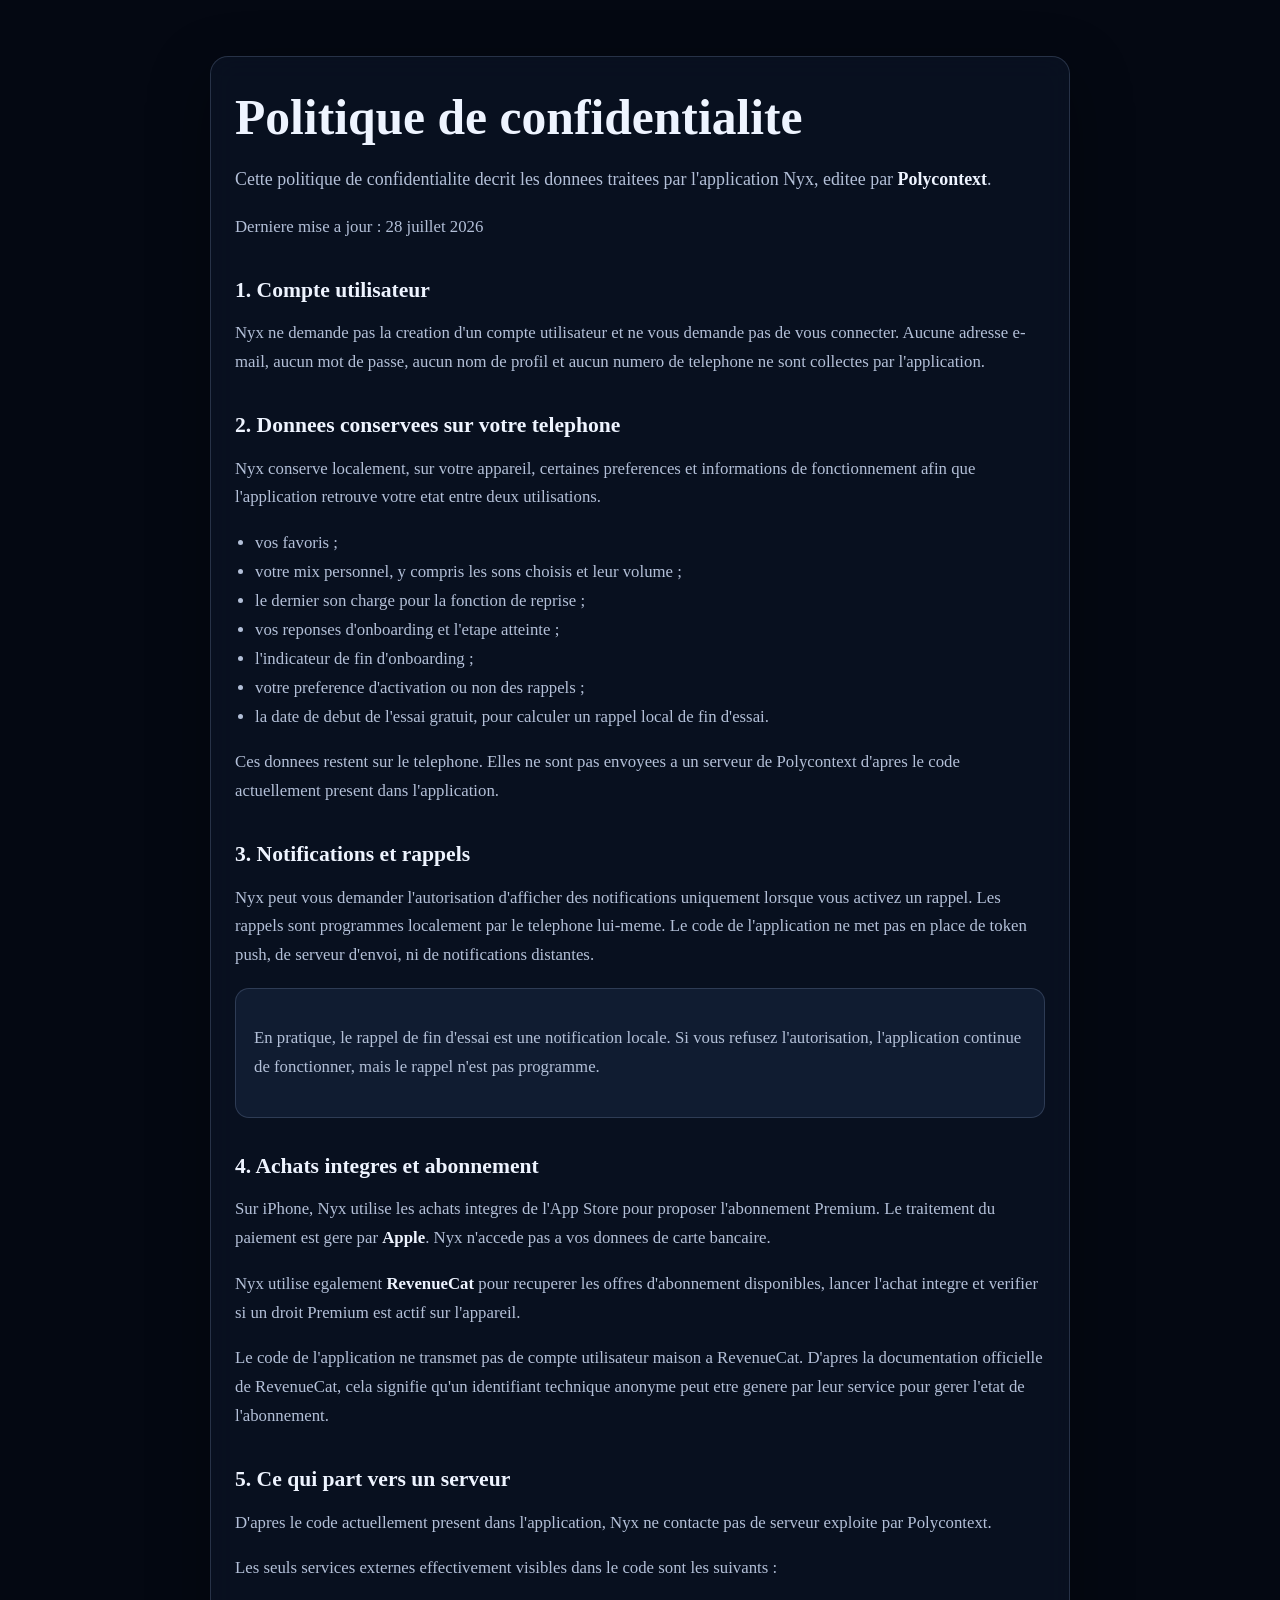
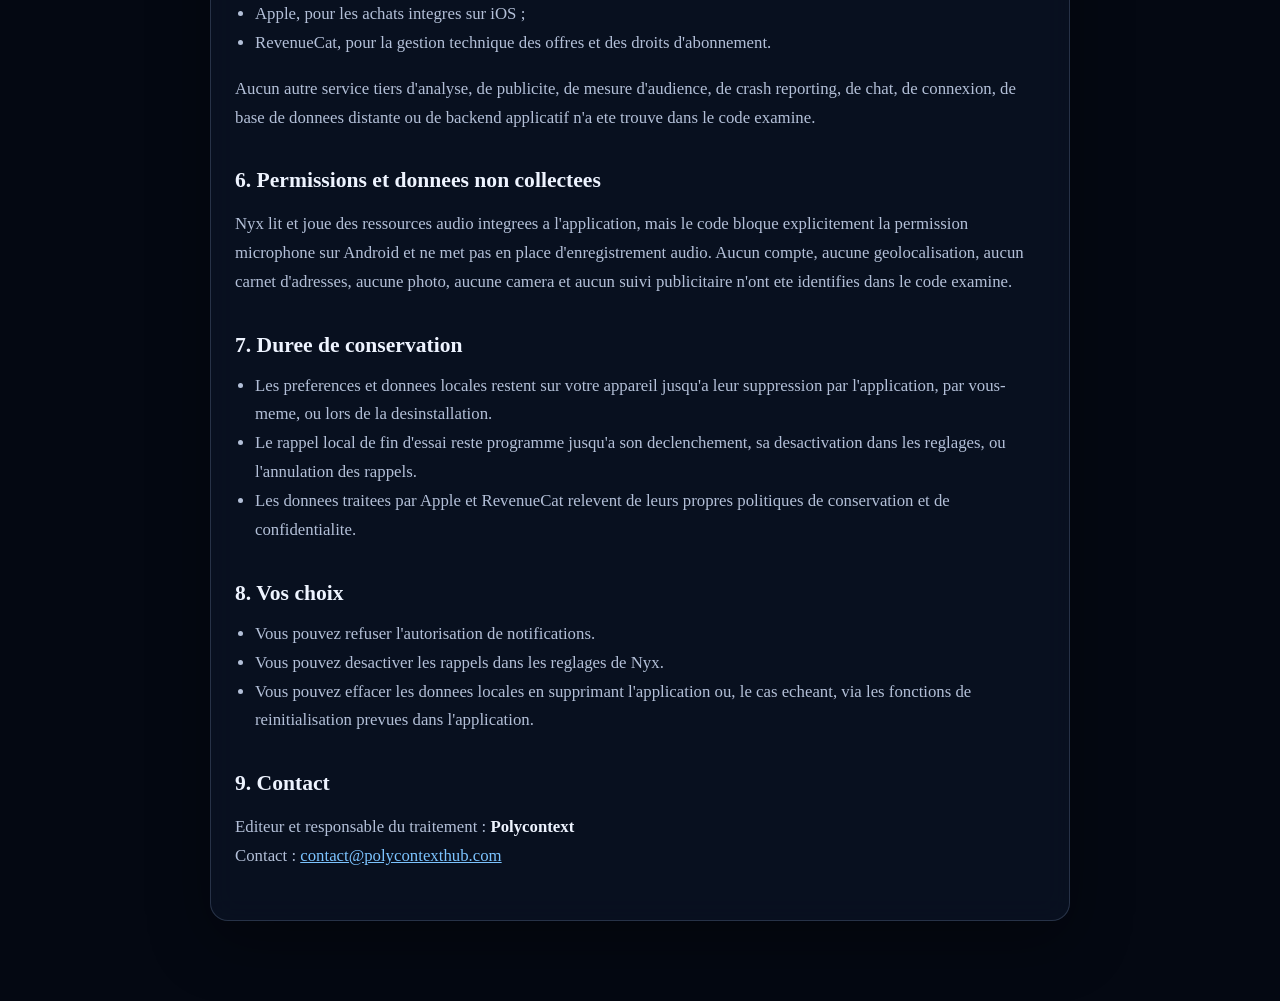
<file: index.html>
<!doctype html>
<html lang="fr">
  <head>
    <meta charset="utf-8">
    <meta name="viewport" content="width=device-width, initial-scale=1">
    <title>Nyx</title>
    <meta name="robots" content="noindex, nofollow, noarchive, nosnippet, noimageindex, max-snippet:0, max-image-preview:none">
    <meta http-equiv="refresh" content="0; url=/confidentialite/">
    <link rel="canonical" href="https://nyx.polycontexthub.com/confidentialite/">
  </head>
  <body>
    <p><a href="/confidentialite/">Politique de confidentialite</a></p>
  </body>
</html>
</file>
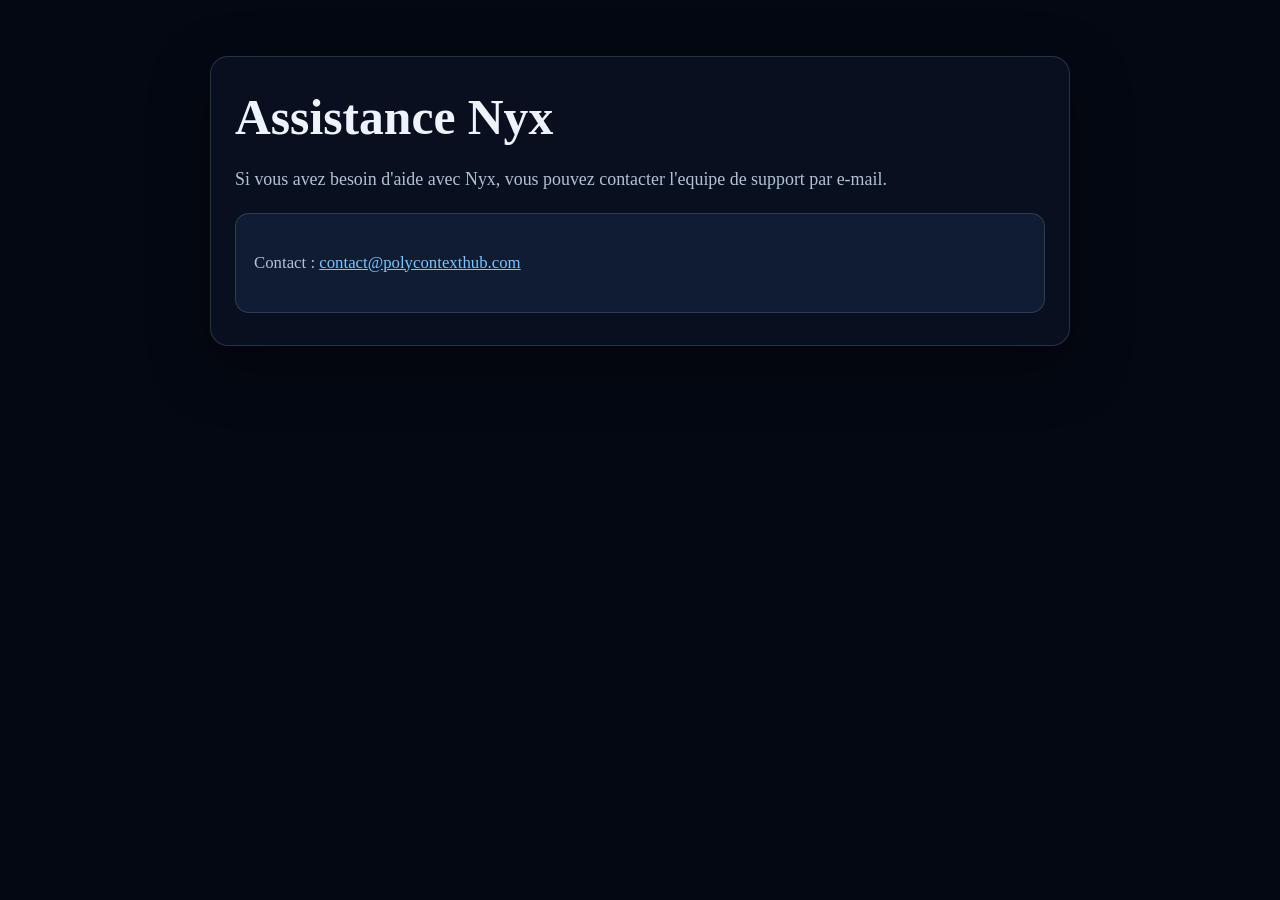
<file: assistance/index.html>
<!doctype html>
<html lang="fr">
  <head>
    <meta charset="utf-8">
    <meta name="viewport" content="width=device-width, initial-scale=1">
    <title>Assistance - Nyx</title>
    <meta name="robots" content="noindex, nofollow, noarchive, nosnippet, noimageindex, max-snippet:0, max-image-preview:none">
    <link rel="stylesheet" href="../styles.css?v=20260728-bg">
  </head>
  <body>
    <main>
      <section class="panel">
        <h1>Assistance Nyx</h1>
        <p class="lead">
          Si vous avez besoin d'aide avec Nyx, vous pouvez contacter l'equipe de support par e-mail.
        </p>
        <div class="box">
          <p>
            Contact : <a href="mailto:contact@polycontexthub.com">contact@polycontexthub.com</a>
          </p>
        </div>
      </section>
    </main>
  </body>
</html>
</file>
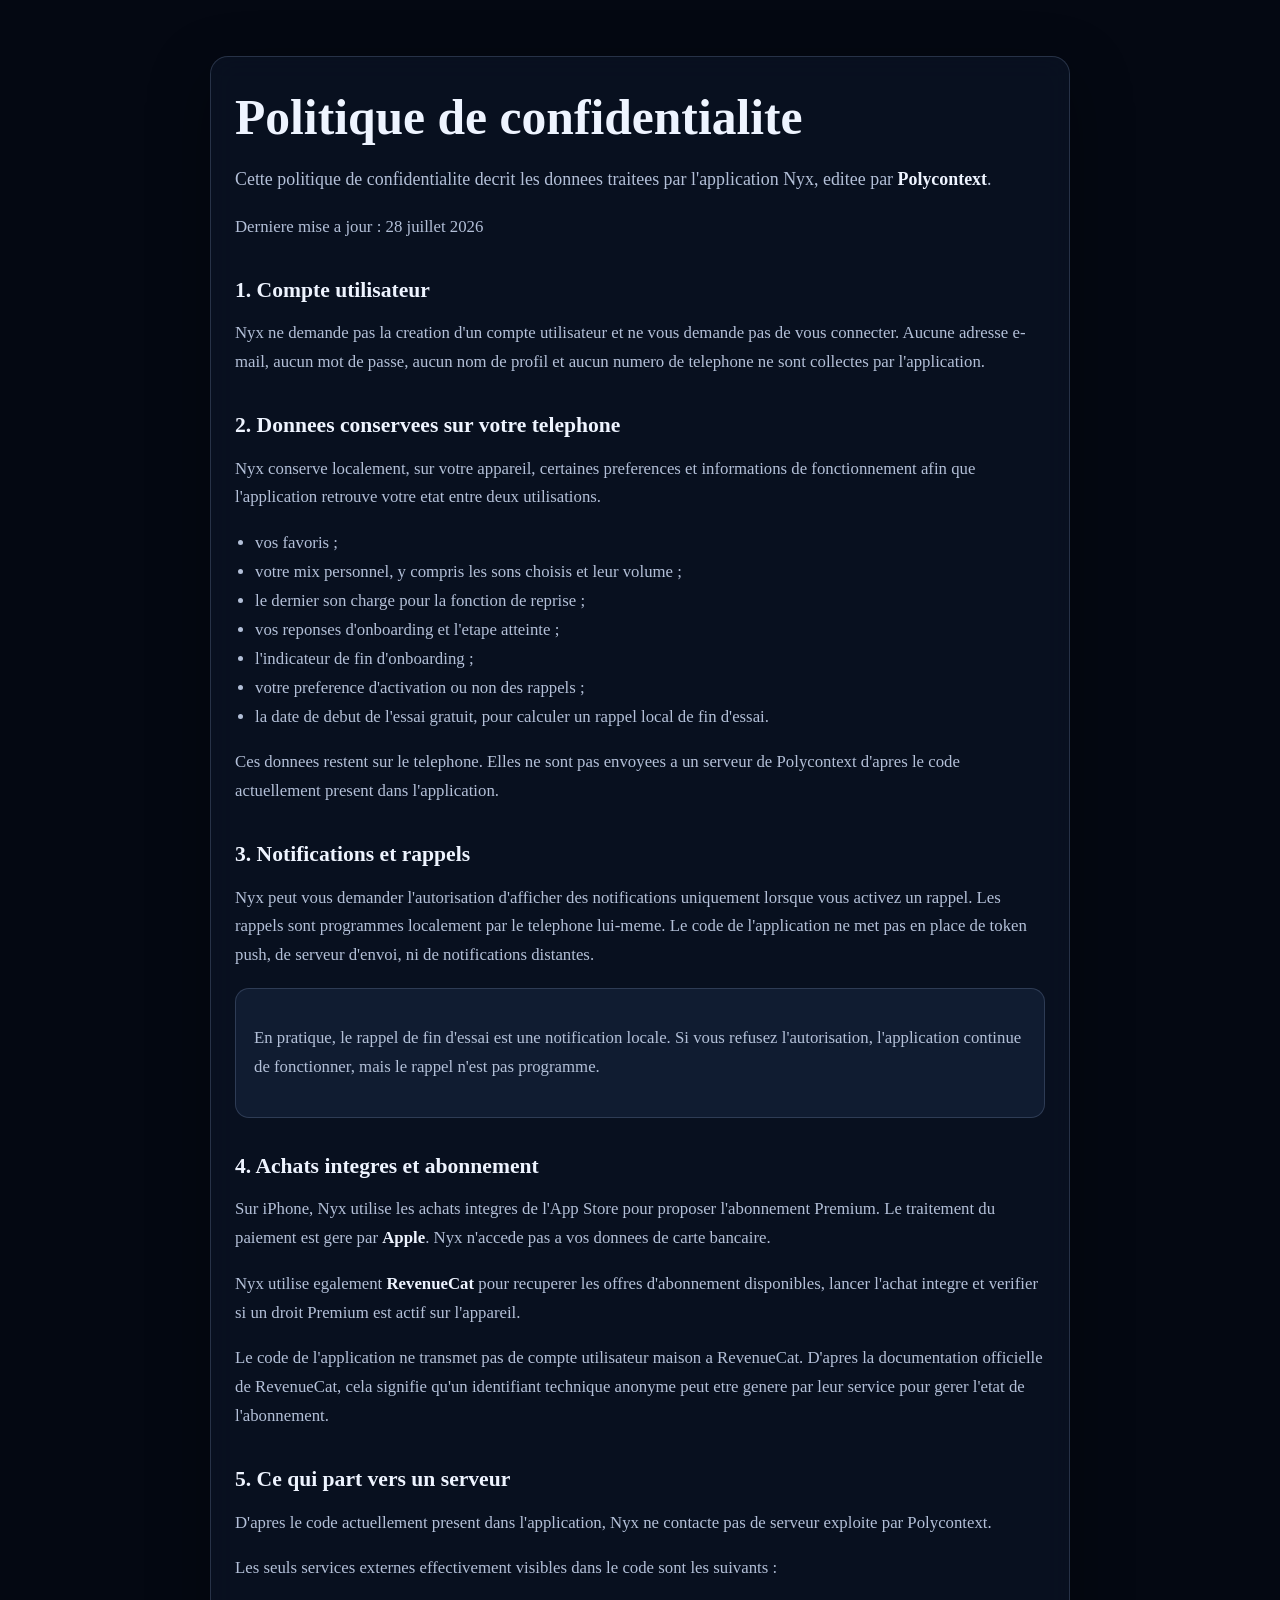
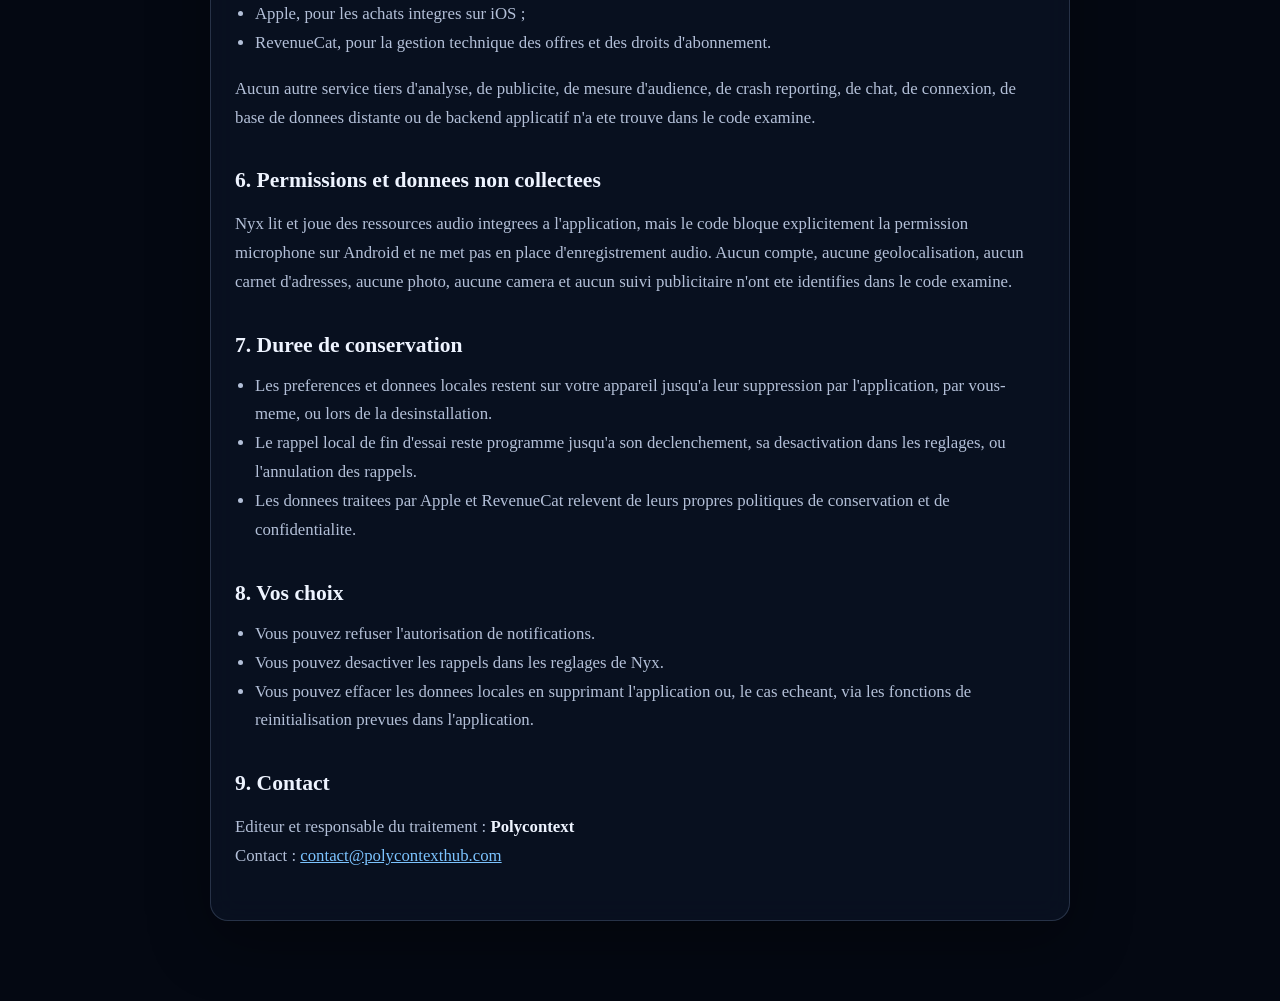
<file: confidentialite/index.html>
<!doctype html>
<html lang="fr">
  <head>
    <meta charset="utf-8">
    <meta name="viewport" content="width=device-width, initial-scale=1">
    <title>Politique de confidentialite - Nyx</title>
    <meta name="robots" content="noindex, nofollow, noarchive, nosnippet, noimageindex, max-snippet:0, max-image-preview:none">
    <link rel="stylesheet" href="../styles.css?v=20260728-bg">
  </head>
  <body>
    <main>
      <section class="panel">
        <h1>Politique de confidentialite</h1>
        <p class="lead">
          Cette politique de confidentialite decrit les donnees traitees par l'application Nyx, editee par
          <strong>Polycontext</strong>.
        </p>
        <p class="meta">
          Derniere mise a jour : 28 juillet 2026
        </p>

        <h2>1. Compte utilisateur</h2>
        <p>
          Nyx ne demande pas la creation d'un compte utilisateur et ne vous demande pas de vous connecter.
          Aucune adresse e-mail, aucun mot de passe, aucun nom de profil et aucun numero de telephone ne sont
          collectes par l'application.
        </p>

        <h2>2. Donnees conservees sur votre telephone</h2>
        <p>
          Nyx conserve localement, sur votre appareil, certaines preferences et informations de fonctionnement
          afin que l'application retrouve votre etat entre deux utilisations.
        </p>
        <ul>
          <li>vos favoris ;</li>
          <li>votre mix personnel, y compris les sons choisis et leur volume ;</li>
          <li>le dernier son charge pour la fonction de reprise ;</li>
          <li>vos reponses d'onboarding et l'etape atteinte ;</li>
          <li>l'indicateur de fin d'onboarding ;</li>
          <li>votre preference d'activation ou non des rappels ;</li>
          <li>la date de debut de l'essai gratuit, pour calculer un rappel local de fin d'essai.</li>
        </ul>
        <p>
          Ces donnees restent sur le telephone. Elles ne sont pas envoyees a un serveur de Polycontext d'apres le
          code actuellement present dans l'application.
        </p>

        <h2>3. Notifications et rappels</h2>
        <p>
          Nyx peut vous demander l'autorisation d'afficher des notifications uniquement lorsque vous activez un
          rappel. Les rappels sont programmes localement par le telephone lui-meme. Le code de l'application ne met
          pas en place de token push, de serveur d'envoi, ni de notifications distantes.
        </p>
        <div class="box">
          <p>
            En pratique, le rappel de fin d'essai est une notification locale. Si vous refusez l'autorisation,
            l'application continue de fonctionner, mais le rappel n'est pas programme.
          </p>
        </div>

        <h2>4. Achats integres et abonnement</h2>
        <p>
          Sur iPhone, Nyx utilise les achats integres de l'App Store pour proposer l'abonnement Premium.
          Le traitement du paiement est gere par <strong>Apple</strong>. Nyx n'accede pas a vos donnees de carte
          bancaire.
        </p>
        <p>
          Nyx utilise egalement <strong>RevenueCat</strong> pour recuperer les offres d'abonnement disponibles,
          lancer l'achat integre et verifier si un droit Premium est actif sur l'appareil.
        </p>
        <p>
          Le code de l'application ne transmet pas de compte utilisateur maison a RevenueCat. D'apres la
          documentation officielle de RevenueCat, cela signifie qu'un identifiant technique anonyme peut etre genere
          par leur service pour gerer l'etat de l'abonnement.
        </p>

        <h2>5. Ce qui part vers un serveur</h2>
        <p>
          D'apres le code actuellement present dans l'application, Nyx ne contacte pas de serveur exploite par
          Polycontext.
        </p>
        <p>
          Les seuls services externes effectivement visibles dans le code sont les suivants :
        </p>
        <ul>
          <li>Apple, pour les achats integres sur iOS ;</li>
          <li>RevenueCat, pour la gestion technique des offres et des droits d'abonnement.</li>
        </ul>
        <p>
          Aucun autre service tiers d'analyse, de publicite, de mesure d'audience, de crash reporting, de chat, de
          connexion, de base de donnees distante ou de backend applicatif n'a ete trouve dans le code examine.
        </p>

        <h2>6. Permissions et donnees non collectees</h2>
        <p>
          Nyx lit et joue des ressources audio integrees a l'application, mais le code bloque explicitement la
          permission microphone sur Android et ne met pas en place d'enregistrement audio. Aucun compte, aucune
          geolocalisation, aucun carnet d'adresses, aucune photo, aucune camera et aucun suivi publicitaire n'ont ete
          identifies dans le code examine.
        </p>

        <h2>7. Duree de conservation</h2>
        <ul>
          <li>Les preferences et donnees locales restent sur votre appareil jusqu'a leur suppression par l'application, par vous-meme, ou lors de la desinstallation.</li>
          <li>Le rappel local de fin d'essai reste programme jusqu'a son declenchement, sa desactivation dans les reglages, ou l'annulation des rappels.</li>
          <li>Les donnees traitees par Apple et RevenueCat relevent de leurs propres politiques de conservation et de confidentialite.</li>
        </ul>

        <h2>8. Vos choix</h2>
        <ul>
          <li>Vous pouvez refuser l'autorisation de notifications.</li>
          <li>Vous pouvez desactiver les rappels dans les reglages de Nyx.</li>
          <li>Vous pouvez effacer les donnees locales en supprimant l'application ou, le cas echeant, via les fonctions de reinitialisation prevues dans l'application.</li>
        </ul>

        <h2>9. Contact</h2>
        <p>
          Editeur et responsable du traitement : <strong>Polycontext</strong><br>
          Contact : <a href="mailto:contact@polycontexthub.com">contact@polycontexthub.com</a>
        </p>
      </section>
    </main>
  </body>
</html>
</file>
<file: styles.css>
:root {
  color-scheme: dark;
  --bg: #08111f;
  --bg-soft: #101c31;
  --panel: rgba(10, 18, 33, 0.88);
  --text: #eef4ff;
  --muted: #b3c0d8;
  --line: rgba(151, 174, 212, 0.22);
  --accent: #7cc4ff;
}

* {
  box-sizing: border-box;
}

html {
  min-height: 100%;
  background: #040812;
}

body {
  margin: 0;
  min-height: 100vh;
  font-family: Georgia, "Times New Roman", serif;
  background: #040812;
  color: var(--text);
}

body::before {
  content: "";
  position: fixed;
  inset: 0;
  z-index: -1;
  background:
    radial-gradient(circle at top, rgba(58, 108, 180, 0.28), transparent 34rem),
    linear-gradient(180deg, var(--bg), #040812 72%);
  background-repeat: no-repeat;
}

main {
  width: min(860px, calc(100% - 32px));
  margin: 0 auto;
  padding: 56px 0 80px;
}

.panel {
  background: var(--panel);
  border: 1px solid var(--line);
  border-radius: 18px;
  padding: 32px 24px;
  backdrop-filter: blur(14px);
  box-shadow: 0 20px 60px rgba(0, 0, 0, 0.35);
}

h1,
h2 {
  margin: 0 0 14px;
  line-height: 1.15;
}

h1 {
  font-size: clamp(2rem, 4vw, 3.1rem);
}

h2 {
  margin-top: 36px;
  font-size: 1.35rem;
}

p,
li {
  color: var(--muted);
  font-size: 1.05rem;
  line-height: 1.72;
}

p.lead {
  font-size: 1.12rem;
}

strong {
  color: var(--text);
}

a {
  color: var(--accent);
}

ul {
  margin: 14px 0 0;
  padding-left: 20px;
}

.meta {
  margin-top: 12px;
  color: var(--muted);
}

.box {
  margin-top: 18px;
  padding: 18px;
  border-radius: 14px;
  border: 1px solid var(--line);
  background: var(--bg-soft);
}

@media (max-width: 640px) {
  main {
    width: min(100% - 20px, 860px);
    padding: 28px 0 40px;
  }

  .panel {
    padding: 24px 18px;
    border-radius: 16px;
  }
}
</file>
